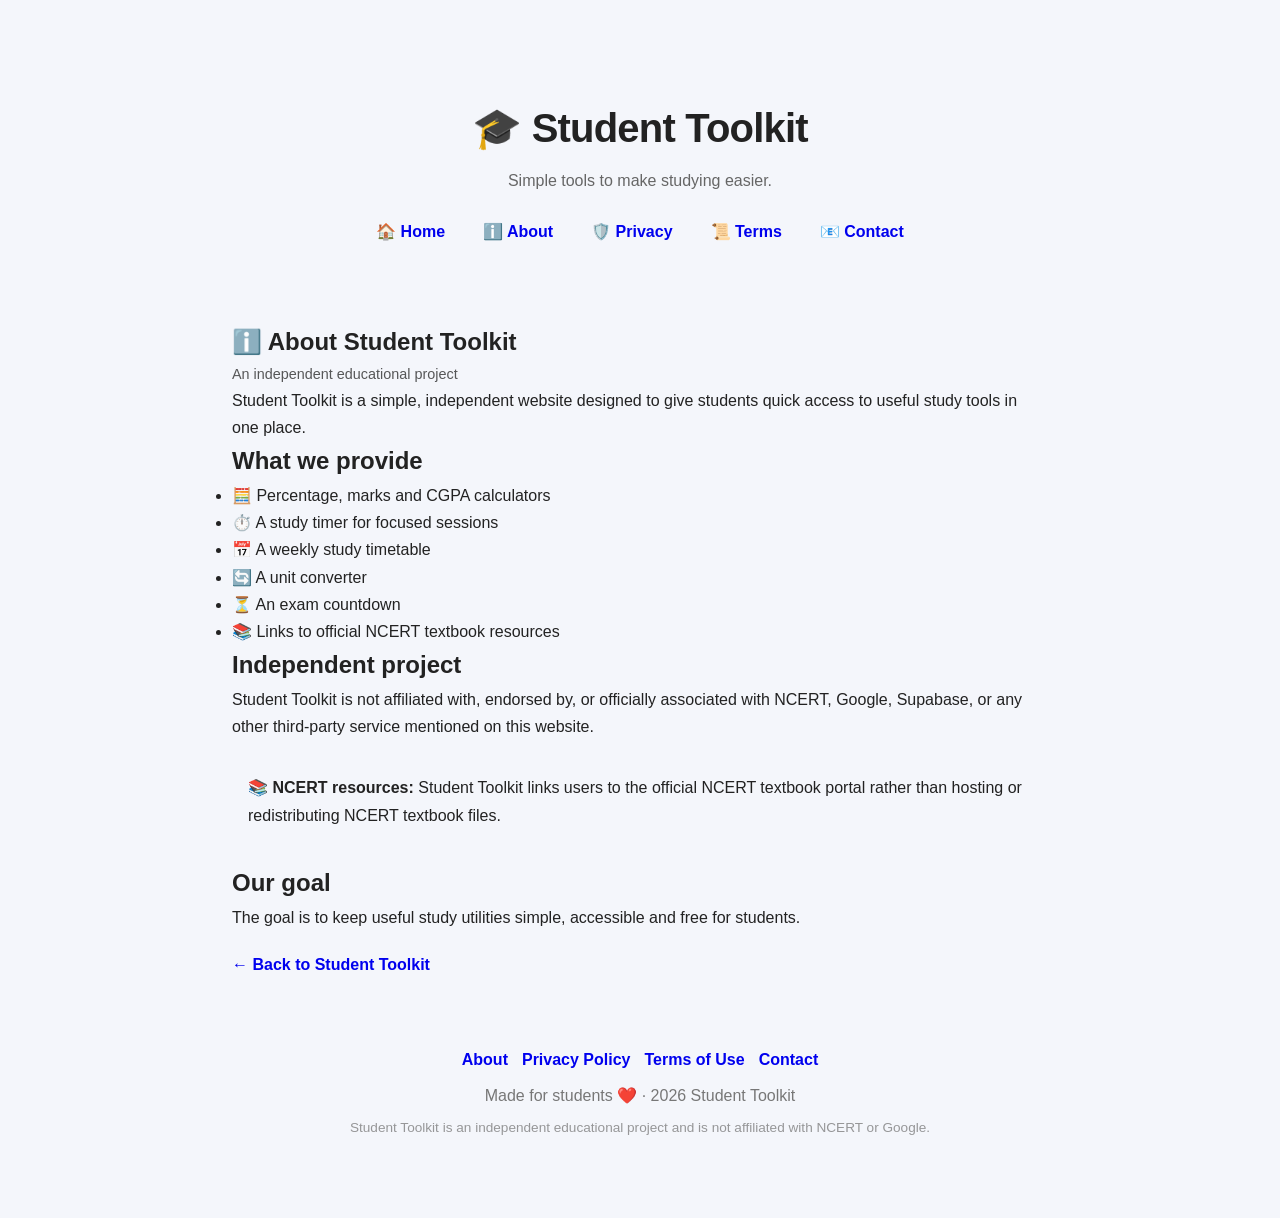
<file: about.html>
<!DOCTYPE html>
<html lang="en">
<head>
    <meta charset="UTF-8">
    <meta name="viewport" content="width=device-width, initial-scale=1.0">
    <meta name="theme-color" content="#f4f6fb">
    <link rel="stylesheet" href="style.css">
    <title>About Student Toolkit</title>
    <meta name="description" content="Learn what Student Toolkit is, what it provides, and how it relates to official educational resources.">
</head>
<body class="info-page">
    <header>
        <h1>🎓 Student Toolkit</h1>
        <p>Simple tools to make studying easier.</p>
        <nav class="site-nav" aria-label="Site navigation">
            <a href="index.html">🏠 Home</a>
            <a href="about.html">ℹ️ About</a>
            <a href="privacy.html">🛡️ Privacy</a>
            <a href="terms.html">📜 Terms</a>
            <a href="contact.html">📧 Contact</a>
        </nav>
    </header>
    <main class="info-main">
        <article class="info-card">
            <h1>ℹ️ About Student Toolkit</h1>
            <p class="info-meta">An independent educational project</p>

            <p>Student Toolkit is a simple, independent website designed to give students quick access to useful study tools in one place.</p>

            <h2>What we provide</h2>
            <ul>
                <li>🧮 Percentage, marks and CGPA calculators</li>
                <li>⏱️ A study timer for focused sessions</li>
                <li>📅 A weekly study timetable</li>
                <li>🔄 A unit converter</li>
                <li>⏳ An exam countdown</li>
                <li>📚 Links to official NCERT textbook resources</li>
            </ul>

            <h2>Independent project</h2>
            <p>Student Toolkit is not affiliated with, endorsed by, or officially associated with NCERT, Google, Supabase, or any other third-party service mentioned on this website.</p>

            <div class="info-callout">
                <strong>📚 NCERT resources:</strong> Student Toolkit links users to the official NCERT textbook portal rather than hosting or redistributing NCERT textbook files.
            </div>

            <h2>Our goal</h2>
            <p>The goal is to keep useful study utilities simple, accessible and free for students.</p>
            <a class="info-back" href="index.html">← Back to Student Toolkit</a>
        </article>
    </main>
    <footer>
        <div class="footer-links" aria-label="Legal and information links">
            <a href="about.html">About</a>
            <a href="privacy.html">Privacy Policy</a>
            <a href="terms.html">Terms of Use</a>
            <a href="contact.html">Contact</a>
        </div>
        <p>Made for students ❤️ · <span id="currentYear">2026</span> Student Toolkit</p>
        <p class="footer-disclaimer">Student Toolkit is an independent educational project and is not affiliated with NCERT or Google.</p>
    </footer>
</body>
</html>
</file>
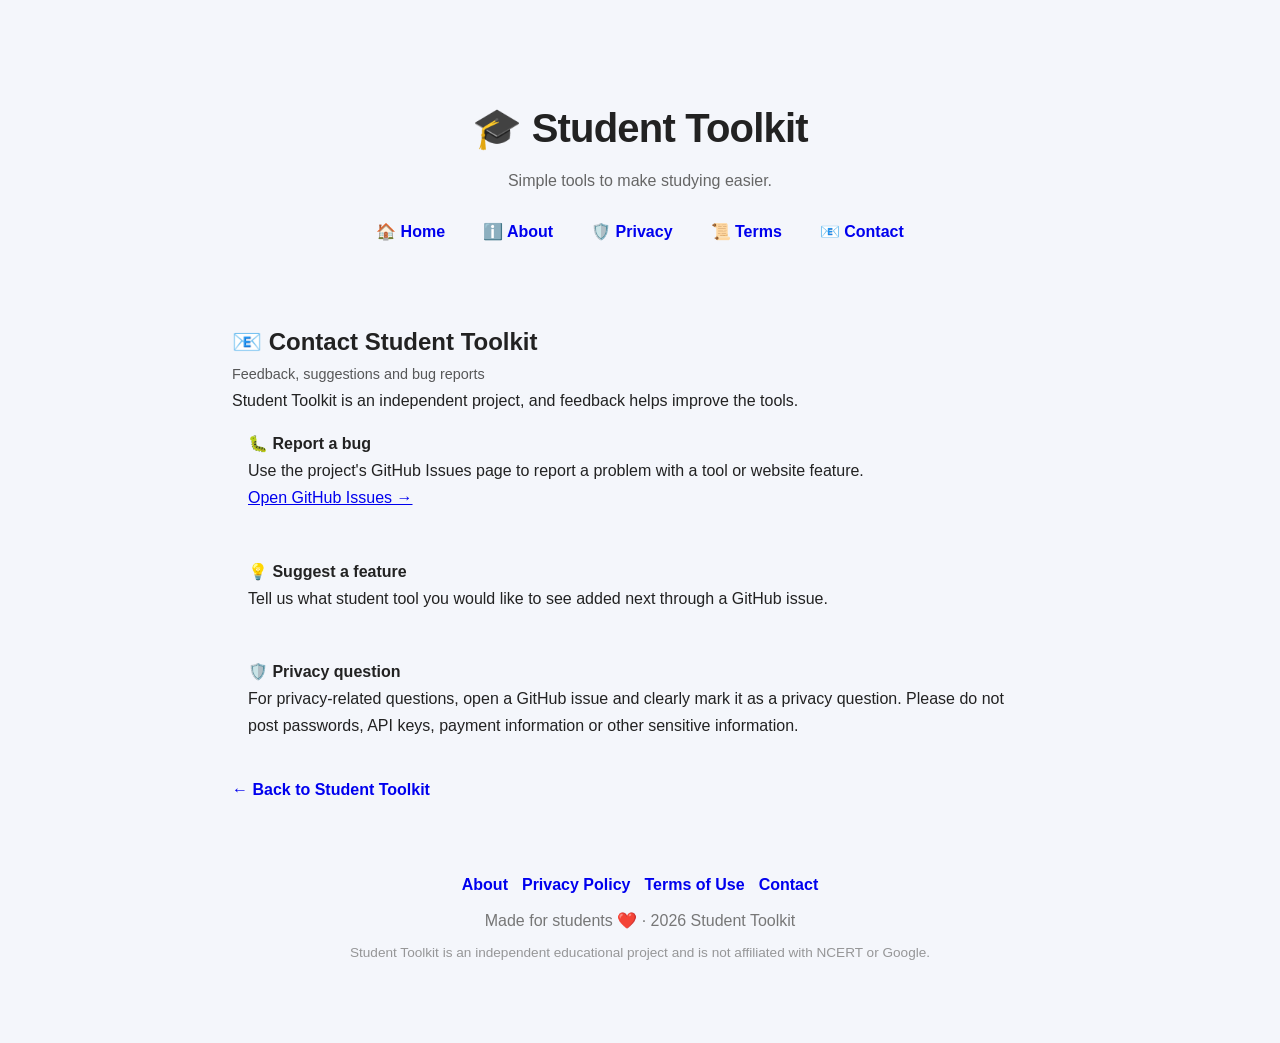
<file: contact.html>
<!DOCTYPE html>
<html lang="en">
<head>
    <meta charset="UTF-8">
    <meta name="viewport" content="width=device-width, initial-scale=1.0">
    <meta name="theme-color" content="#f4f6fb">
    <link rel="stylesheet" href="style.css">
    <title>Contact Student Toolkit</title>
    <meta name="description" content="Contact Student Toolkit for project feedback, bug reports and suggestions.">
</head>
<body class="info-page">
    <header>
        <h1>🎓 Student Toolkit</h1>
        <p>Simple tools to make studying easier.</p>
        <nav class="site-nav" aria-label="Site navigation">
            <a href="index.html">🏠 Home</a>
            <a href="about.html">ℹ️ About</a>
            <a href="privacy.html">🛡️ Privacy</a>
            <a href="terms.html">📜 Terms</a>
            <a href="contact.html">📧 Contact</a>
        </nav>
    </header>
    <main class="info-main">
        <article class="info-card">
            <h1>📧 Contact Student Toolkit</h1>
            <p class="info-meta">Feedback, suggestions and bug reports</p>

            <p>Student Toolkit is an independent project, and feedback helps improve the tools.</p>

            <div class="contact-list">
                <div class="contact-item">
                    <strong>🐛 Report a bug</strong>
                    <p>Use the project's GitHub Issues page to report a problem with a tool or website feature.</p>
                    <p><a href="https://github.com/kanagutneb39-arch/student-toolkit/issues" target="_blank" rel="noopener noreferrer">Open GitHub Issues →</a></p>
                </div>

                <div class="contact-item">
                    <strong>💡 Suggest a feature</strong>
                    <p>Tell us what student tool you would like to see added next through a GitHub issue.</p>
                </div>

                <div class="contact-item">
                    <strong>🛡️ Privacy question</strong>
                    <p>For privacy-related questions, open a GitHub issue and clearly mark it as a privacy question. Please do not post passwords, API keys, payment information or other sensitive information.</p>
                </div>
            </div>
            <a class="info-back" href="index.html">← Back to Student Toolkit</a>
        </article>
    </main>
    <footer>
        <div class="footer-links" aria-label="Legal and information links">
            <a href="about.html">About</a>
            <a href="privacy.html">Privacy Policy</a>
            <a href="terms.html">Terms of Use</a>
            <a href="contact.html">Contact</a>
        </div>
        <p>Made for students ❤️ · <span id="currentYear">2026</span> Student Toolkit</p>
        <p class="footer-disclaimer">Student Toolkit is an independent educational project and is not affiliated with NCERT or Google.</p>
    </footer>
</body>
</html>
</file>
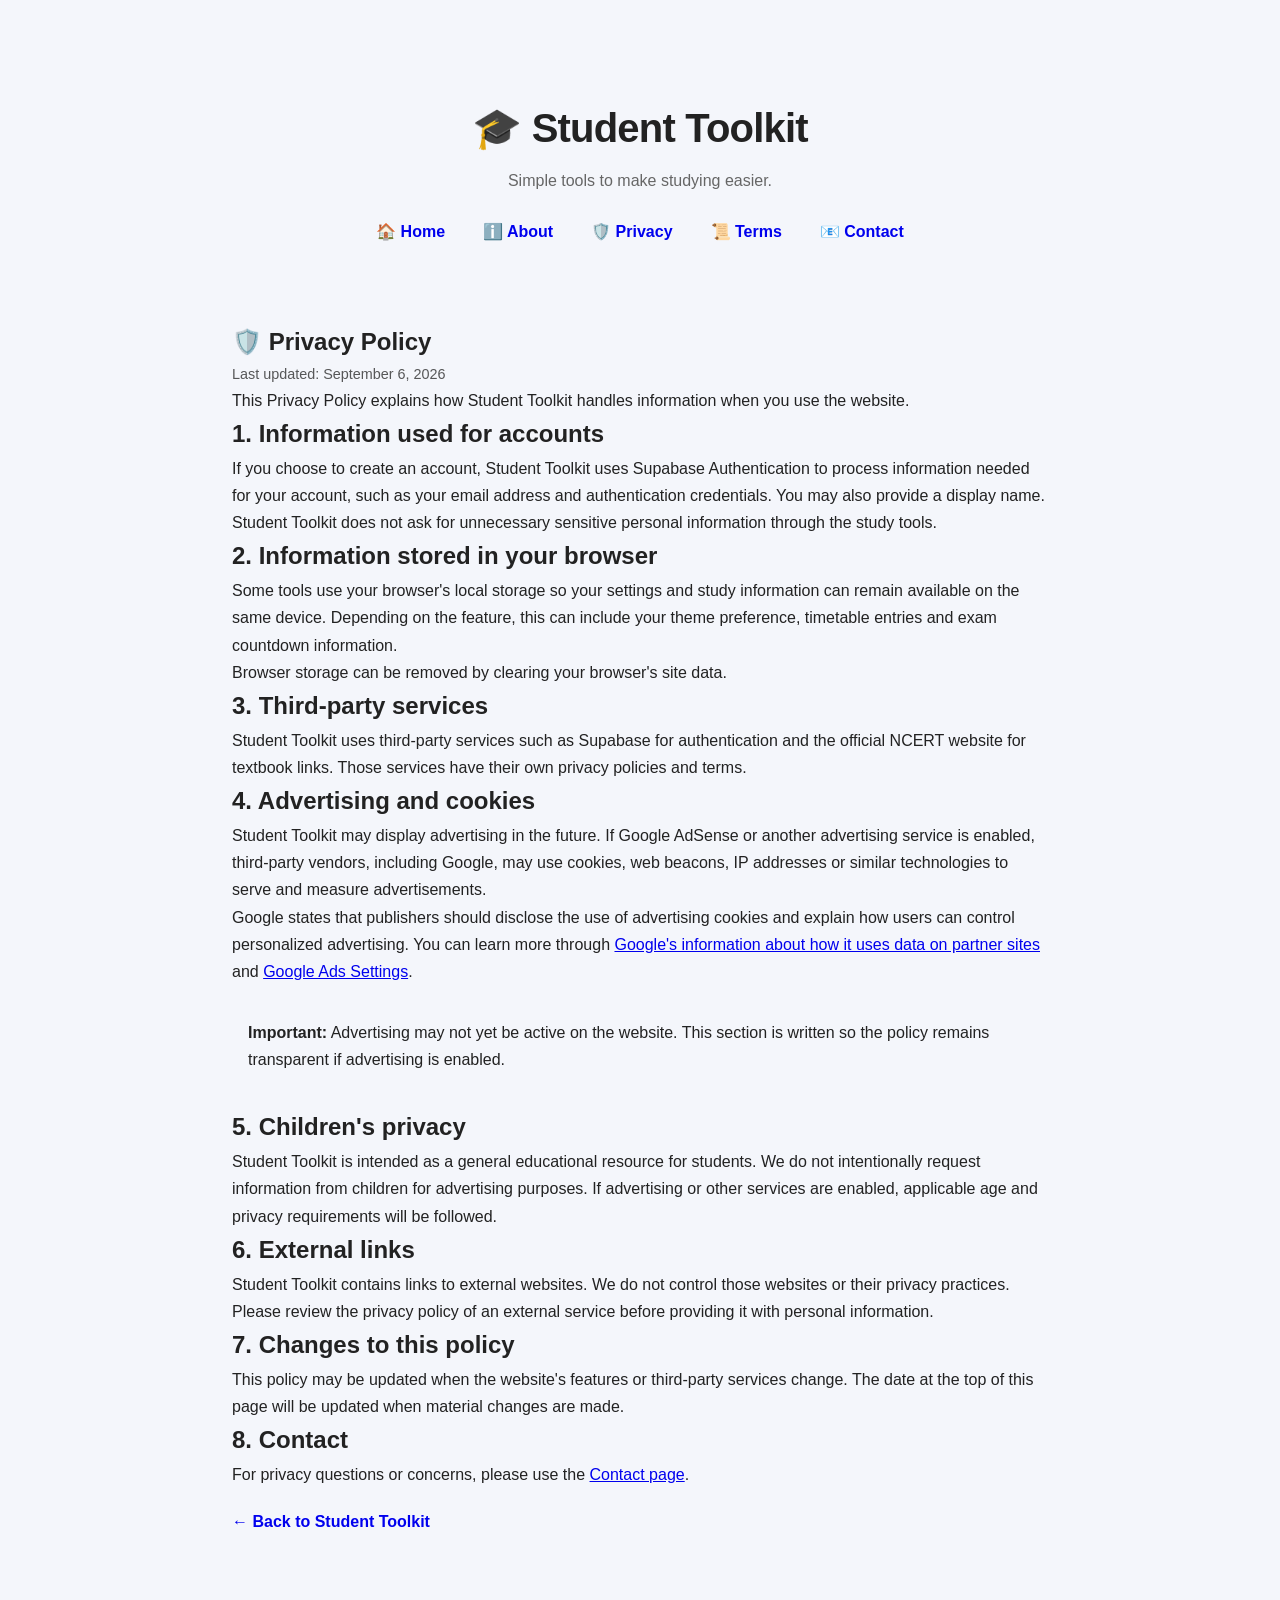
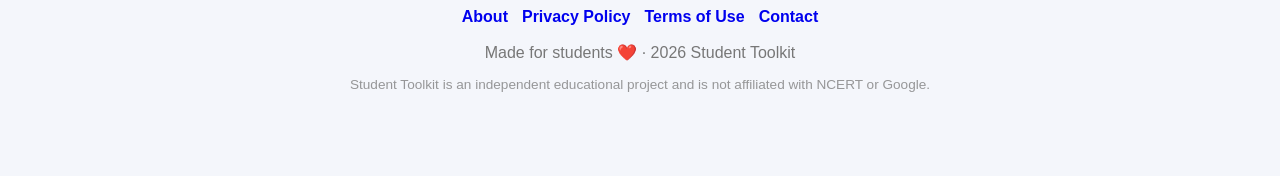
<file: privacy.html>
<!DOCTYPE html>
<html lang="en">
<head>
    <meta charset="UTF-8">
    <meta name="viewport" content="width=device-width, initial-scale=1.0">
    <meta name="theme-color" content="#f4f6fb">
    <link rel="stylesheet" href="style.css">
    <title>Privacy Policy — Student Toolkit</title>
    <meta name="description" content="Student Toolkit privacy policy covering accounts, local browser storage, third-party services, and advertising cookies.">
</head>
<body class="info-page">
    <header>
        <h1>🎓 Student Toolkit</h1>
        <p>Simple tools to make studying easier.</p>
        <nav class="site-nav" aria-label="Site navigation">
            <a href="index.html">🏠 Home</a>
            <a href="about.html">ℹ️ About</a>
            <a href="privacy.html">🛡️ Privacy</a>
            <a href="terms.html">📜 Terms</a>
            <a href="contact.html">📧 Contact</a>
        </nav>
    </header>
    <main class="info-main">
        <article class="info-card">
            <h1>🛡️ Privacy Policy</h1>
            <p class="info-meta">Last updated: September 6, 2026</p>

            <p>This Privacy Policy explains how Student Toolkit handles information when you use the website.</p>

            <h2>1. Information used for accounts</h2>
            <p>If you choose to create an account, Student Toolkit uses Supabase Authentication to process information needed for your account, such as your email address and authentication credentials. You may also provide a display name.</p>
            <p>Student Toolkit does not ask for unnecessary sensitive personal information through the study tools.</p>

            <h2>2. Information stored in your browser</h2>
            <p>Some tools use your browser's local storage so your settings and study information can remain available on the same device. Depending on the feature, this can include your theme preference, timetable entries and exam countdown information.</p>
            <p>Browser storage can be removed by clearing your browser's site data.</p>

            <h2>3. Third-party services</h2>
            <p>Student Toolkit uses third-party services such as Supabase for authentication and the official NCERT website for textbook links. Those services have their own privacy policies and terms.</p>

            <h2>4. Advertising and cookies</h2>
            <p>Student Toolkit may display advertising in the future. If Google AdSense or another advertising service is enabled, third-party vendors, including Google, may use cookies, web beacons, IP addresses or similar technologies to serve and measure advertisements.</p>
            <p>Google states that publishers should disclose the use of advertising cookies and explain how users can control personalized advertising. You can learn more through <a href="https://policies.google.com/technologies/partner-sites" target="_blank" rel="noopener noreferrer">Google's information about how it uses data on partner sites</a> and <a href="https://adssettings.google.com/" target="_blank" rel="noopener noreferrer">Google Ads Settings</a>.</p>

            <div class="info-callout">
                <strong>Important:</strong> Advertising may not yet be active on the website. This section is written so the policy remains transparent if advertising is enabled.
            </div>

            <h2>5. Children's privacy</h2>
            <p>Student Toolkit is intended as a general educational resource for students. We do not intentionally request information from children for advertising purposes. If advertising or other services are enabled, applicable age and privacy requirements will be followed.</p>

            <h2>6. External links</h2>
            <p>Student Toolkit contains links to external websites. We do not control those websites or their privacy practices. Please review the privacy policy of an external service before providing it with personal information.</p>

            <h2>7. Changes to this policy</h2>
            <p>This policy may be updated when the website's features or third-party services change. The date at the top of this page will be updated when material changes are made.</p>

            <h2>8. Contact</h2>
            <p>For privacy questions or concerns, please use the <a href="contact.html">Contact page</a>.</p>
            <a class="info-back" href="index.html">← Back to Student Toolkit</a>
        </article>
    </main>
    <footer>
        <div class="footer-links" aria-label="Legal and information links">
            <a href="about.html">About</a>
            <a href="privacy.html">Privacy Policy</a>
            <a href="terms.html">Terms of Use</a>
            <a href="contact.html">Contact</a>
        </div>
        <p>Made for students ❤️ · <span id="currentYear">2026</span> Student Toolkit</p>
        <p class="footer-disclaimer">Student Toolkit is an independent educational project and is not affiliated with NCERT or Google.</p>
    </footer>
</body>
</html>
</file>
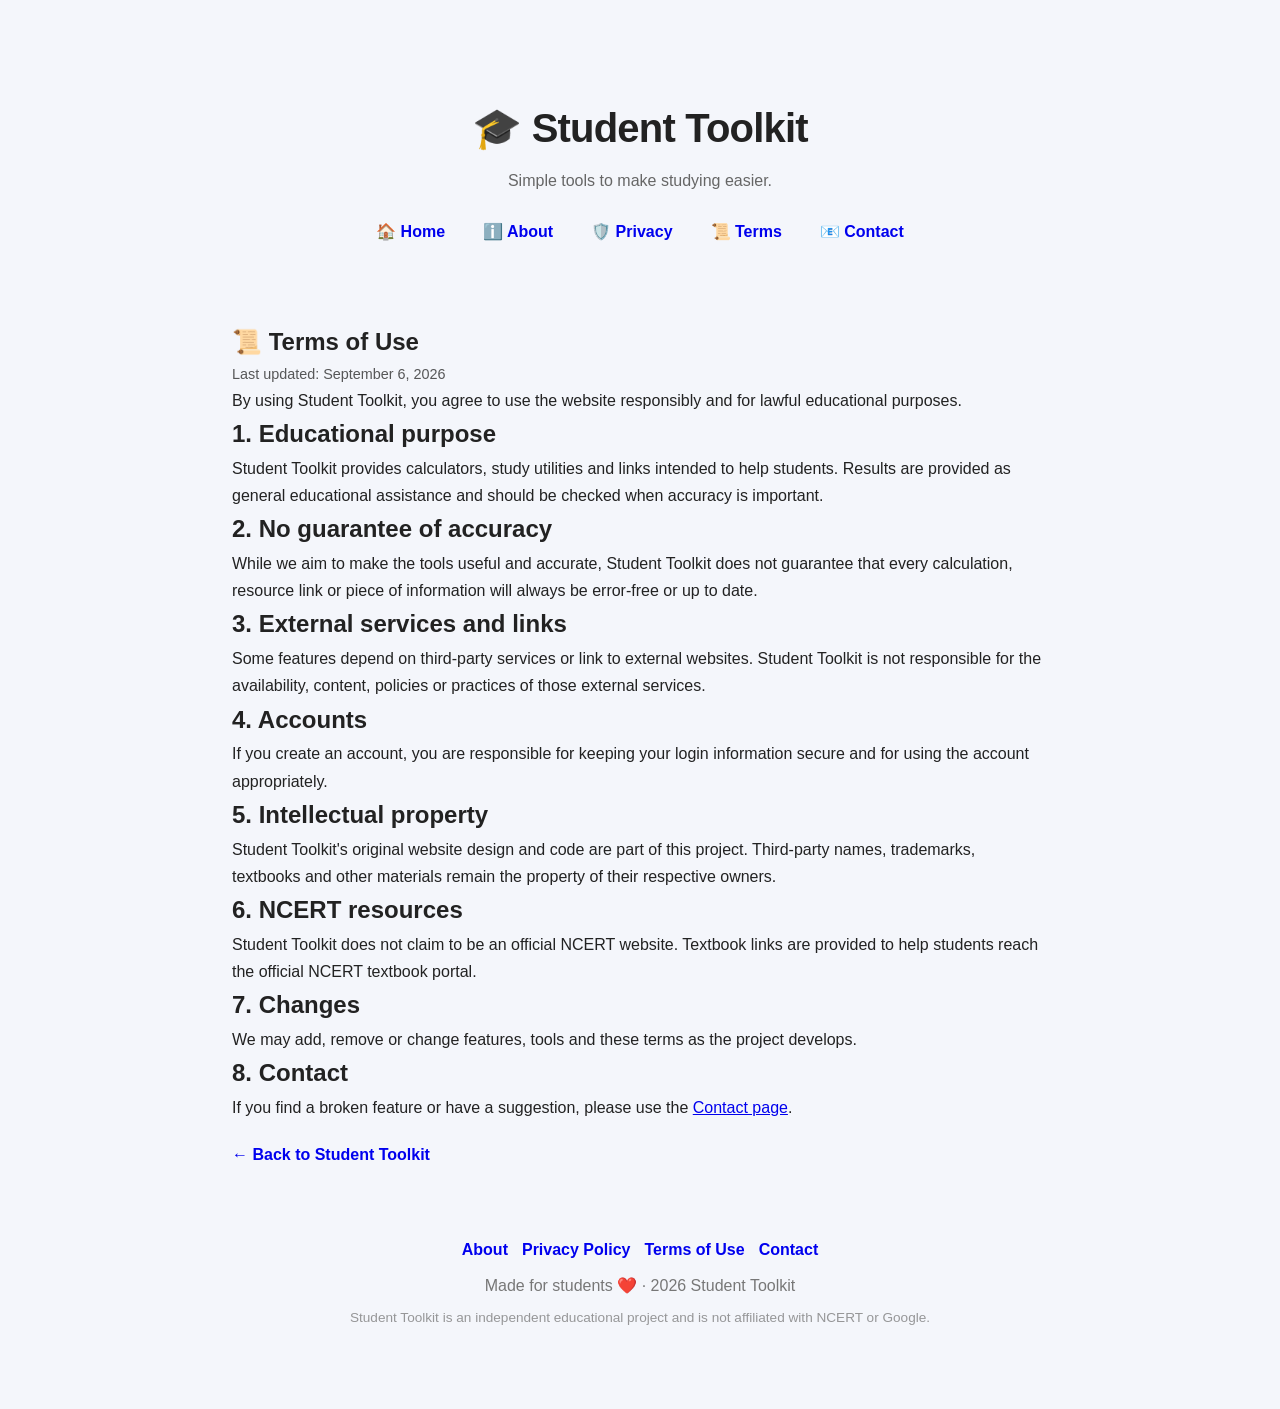
<file: terms.html>
<!DOCTYPE html>
<html lang="en">
<head>
    <meta charset="UTF-8">
    <meta name="viewport" content="width=device-width, initial-scale=1.0">
    <meta name="theme-color" content="#f4f6fb">
    <link rel="stylesheet" href="style.css">
    <title>Terms of Use — Student Toolkit</title>
    <meta name="description" content="Terms of Use for Student Toolkit educational tools and resources.">
</head>
<body class="info-page">
    <header>
        <h1>🎓 Student Toolkit</h1>
        <p>Simple tools to make studying easier.</p>
        <nav class="site-nav" aria-label="Site navigation">
            <a href="index.html">🏠 Home</a>
            <a href="about.html">ℹ️ About</a>
            <a href="privacy.html">🛡️ Privacy</a>
            <a href="terms.html">📜 Terms</a>
            <a href="contact.html">📧 Contact</a>
        </nav>
    </header>
    <main class="info-main">
        <article class="info-card">
            <h1>📜 Terms of Use</h1>
            <p class="info-meta">Last updated: September 6, 2026</p>

            <p>By using Student Toolkit, you agree to use the website responsibly and for lawful educational purposes.</p>

            <h2>1. Educational purpose</h2>
            <p>Student Toolkit provides calculators, study utilities and links intended to help students. Results are provided as general educational assistance and should be checked when accuracy is important.</p>

            <h2>2. No guarantee of accuracy</h2>
            <p>While we aim to make the tools useful and accurate, Student Toolkit does not guarantee that every calculation, resource link or piece of information will always be error-free or up to date.</p>

            <h2>3. External services and links</h2>
            <p>Some features depend on third-party services or link to external websites. Student Toolkit is not responsible for the availability, content, policies or practices of those external services.</p>

            <h2>4. Accounts</h2>
            <p>If you create an account, you are responsible for keeping your login information secure and for using the account appropriately.</p>

            <h2>5. Intellectual property</h2>
            <p>Student Toolkit's original website design and code are part of this project. Third-party names, trademarks, textbooks and other materials remain the property of their respective owners.</p>

            <h2>6. NCERT resources</h2>
            <p>Student Toolkit does not claim to be an official NCERT website. Textbook links are provided to help students reach the official NCERT textbook portal.</p>

            <h2>7. Changes</h2>
            <p>We may add, remove or change features, tools and these terms as the project develops.</p>

            <h2>8. Contact</h2>
            <p>If you find a broken feature or have a suggestion, please use the <a href="contact.html">Contact page</a>.</p>
            <a class="info-back" href="index.html">← Back to Student Toolkit</a>
        </article>
    </main>
    <footer>
        <div class="footer-links" aria-label="Legal and information links">
            <a href="about.html">About</a>
            <a href="privacy.html">Privacy Policy</a>
            <a href="terms.html">Terms of Use</a>
            <a href="contact.html">Contact</a>
        </div>
        <p>Made for students ❤️ · <span id="currentYear">2026</span> Student Toolkit</p>
        <p class="footer-disclaimer">Student Toolkit is an independent educational project and is not affiliated with NCERT or Google.</p>
    </footer>
</body>
</html>
</file>
<file: style.css>
* {
    box-sizing: border-box;
    margin: 0;
    padding: 0;
}


body {
    font-family: Arial, sans-serif;
    background: #f4f6fb;
    color: #222;
}


/* =========================
   HEADER
   ========================= */

header {
    text-align: center;
    padding: 40px 20px 25px;
}


header h1 {
    font-size: 32px;
    margin-bottom: 10px;
}


header p {
    color: #666;
}


/* =========================
   AUTH STATUS
   ========================= */

.auth-status {
    max-width: 500px;
    margin: 20px auto 0;

    padding: 12px 15px;

    background: white;

    border-radius: 12px;

    display: flex;
    align-items: center;
    justify-content: space-between;

    gap: 10px;

    box-shadow:
        0 4px 15px rgba(0, 0, 0, 0.06);
}


#authStatusText {
    font-weight: bold;
    color: #555;
}


.auth-status button {
    border: none;

    padding: 10px 15px;

    border-radius: 9px;

    background: #222;
    color: white;

    cursor: pointer;

    font-size: 14px;
}


.auth-status button:hover {
    opacity: 0.85;
}


/* =========================
   TOOL CARDS
   ========================= */

.tools {
    display: grid;

    grid-template-columns:
        repeat(auto-fit, minmax(230px, 1fr));

    gap: 18px;

    max-width: 1000px;

    margin: auto;

    padding: 20px;
}


.tool-card {
    background: white;

    padding: 25px;

    border-radius: 18px;

    cursor: pointer;

    transition:
        transform 0.2s,
        box-shadow 0.2s;
}


.tool-card:hover {
    transform: translateY(-5px);

    box-shadow:
        0 8px 25px rgba(0, 0, 0, 0.12);
}


.tool-card span {
    font-size: 38px;
}


.tool-card h2 {
    margin: 12px 0 8px;
}


.tool-card p {
    color: #666;
}


/* =========================
   CALCULATOR
   ========================= */

.calculator {
    display: none;

    width: calc(100% - 40px);

    max-width: 500px;

    margin: 30px auto;

    padding: 30px 20px;

    background: white;

    border-radius: 18px;

    text-align: center;

    box-shadow:
        0 8px 25px rgba(0, 0, 0, 0.08);
}


.calculator h2 {
    margin-bottom: 25px;
}


.calculator-description {
    color: #666;
    margin-bottom: 20px;
}


.calculator label {
    display: block;

    margin: 10px;

    color: #555;

    font-weight: bold;
}


.calculator input,
.calculator select {
    width: 100%;

    padding: 14px;

    border: 1px solid #ddd;

    border-radius: 10px;

    font-size: 16px;

    outline: none;

    background: white;
}


.calculator input:focus,
.calculator select:focus {
    border-color: #777;
}


.calculator button {
    margin-top: 20px;

    padding: 13px 25px;

    border: none;

    border-radius: 10px;

    cursor: pointer;

    font-size: 16px;

    background: #222;

    color: white;
}


.calculator button:hover {
    opacity: 0.85;
}


.calculator h3 {
    margin-top: 20px;

    font-size: 20px;
}


/* =========================
   AUTH
   ========================= */

.auth-calculator {
    max-width: 450px;
}


.auth-field {
    display: block;
}


.hidden {
    display: none !important;
}


.auth-message {
    margin-top: 18px;

    min-height: 20px;

    font-weight: bold;

    line-height: 1.5;
}


.auth-switch-button {
    background: #eee !important;

    color: #222 !important;

    width: 100%;
}


.auth-calculator > input {
    margin-bottom: 5px;
}


/* =========================
   BACK BUTTON
   ========================= */

.backButton {
    background: #eee !important;

    color: #222 !important;
}


/* =========================
   MARKS
   ========================= */

.subject-row {
    display: flex;

    gap: 10px;

    margin-bottom: 12px;
}


.subject-row input {
    flex: 1;
}


.subject-row .subject-name {
    min-width: 0;
}


.subject-row .marks {
    max-width: 120px;
}


.remove-subject {
    width: 45px;

    padding: 0 !important;

    margin-top: 0 !important;

    background: #eee !important;

    color: #222 !important;
}


#marksResult {
    margin-top: 25px;

    padding: 18px;

    background: #f4f6fb;

    border-radius: 12px;

    line-height: 1.8;
}


#marksResult h3 {
    margin-bottom: 8px;
}


/* =========================
   CGPA
   ========================= */

.cgpa-row {
    display: flex;

    gap: 10px;

    margin-bottom: 12px;
}


.cgpa-row input {
    flex: 1;
}


.cgpa-row .grade-point {
    max-width: 120px;
}


#cgpaResult {
    margin-top: 25px;

    padding: 18px;

    background: #f4f6fb;

    border-radius: 12px;

    line-height: 1.8;
}


/* =========================
   TIMER
   ========================= */

#timerDisplay {
    font-size: 60px;

    font-weight: bold;

    margin: 30px 0;

    letter-spacing: 2px;
}


.timer-settings {
    display: flex;

    gap: 10px;

    margin-bottom: 20px;
}


.timer-settings input {
    flex: 1;
}


.timer-settings button {
    margin-top: 0;
}


.timer-buttons {
    display: flex;

    justify-content: center;

    gap: 10px;

    flex-wrap: wrap;
}


.timer-buttons button {
    margin-top: 0;
}


#timerMessage {
    margin-top: 20px;

    color: #666;

    font-weight: bold;
}


/* =========================
   TIMETABLE
   ========================= */

.timetable-calculator {
    max-width: 1200px;
}


.timetable-form {
    display: grid;

    grid-template-columns:
        1fr 1fr 1.5fr auto;

    gap: 10px;

    margin-bottom: 30px;
}


.timetable-form button {
    margin-top: 0;
}


.timetable-wrapper {
    width: 100%;

    overflow-x: auto;

    padding-bottom: 10px;
}


.timetable-grid {
    display: grid;

    grid-template-columns:
        repeat(7, minmax(140px, 1fr));

    gap: 10px;

    min-width: 1000px;
}


.day-column {
    min-height: 300px;

    background: #f4f6fb;

    border-radius: 14px;

    overflow: hidden;

    border: 1px solid #e5e5e5;
}


.day-header {
    padding: 14px 8px;

    text-align: center;

    font-weight: bold;

    background: #222;

    color: white;
}


.day-sessions {
    padding: 10px;
}


.session-card {
    background: white;

    border-radius: 10px;

    padding: 12px;

    margin-bottom: 10px;

    box-shadow:
        0 3px 10px rgba(0, 0, 0, 0.08);
}


.session-time {
    font-size: 13px;

    color: #666;

    margin-bottom: 6px;
}


.session-subject {
    font-weight: bold;

    word-break: break-word;
}


.remove-session {
    width: 100%;

    padding: 8px !important;

    margin-top: 10px !important;

    background: #eee !important;

    color: #222 !important;

    font-size: 13px !important;
}


.empty-day {
    text-align: center;

    color: #999;

    font-size: 13px;

    padding: 20px 5px;
}


.clearTimetableButton {
    background: #eee !important;

    color: #222 !important;

    margin-top: 20px !important;
}


/* =========================
   UNIT CONVERTER
   ========================= */

#converterTool {
    max-width: 500px;
}


#converterTool select,
#converterTool input {
    margin-bottom: 12px;
}


.swap-button {
    width: 100%;

    background: #eee !important;

    color: #222 !important;

    margin-top: 5px !important;

    margin-bottom: 12px;
}


#converterResult {
    margin-top: 15px;

    padding: 20px;

    background: #f4f6fb;

    border-radius: 12px;

    font-size: 18px;

    font-weight: bold;

    line-height: 1.6;
}


/* =========================
   FOOTER
   ========================= */

footer {
    text-align: center;

    padding: 30px;

    color: #777;
}


/* =========================
   MOBILE
   ========================= */

@media (max-width: 700px) {

    header {
        padding-top: 30px;
    }


    header h1 {
        font-size: 28px;
    }


    .auth-status {
        flex-direction: column;
    }


    .auth-status button {
        width: 100%;
    }


    .tools {
        grid-template-columns: 1fr;

        padding: 15px;
    }


    .tool-card {
        padding: 22px;
    }


    .calculator {
        width: calc(100% - 30px);

        padding: 25px 18px;
    }


    .subject-row {
        display: grid;

        grid-template-columns:
            1fr 90px 45px;
    }


    .subject-row .marks {
        max-width: none;
    }


    .cgpa-row {
        display: grid;

        grid-template-columns:
            1fr 100px 45px;
    }


    .cgpa-row .grade-point {
        max-width: none;
    }


    #timerDisplay {
        font-size: 48px;
    }


    .timer-buttons {
        flex-direction: column;
    }


    .timer-buttons button {
        width: 100%;
    }


    .timetable-form {
        grid-template-columns: 1fr;
    }


    .timetable-form button {
        width: 100%;
    }


    .timetable-grid {
        min-width: 1050px;
    }
}


/* =========================
   FANCY ALERT MODAL
   ========================= */

.fancy-alert-overlay {
    position: fixed;

    inset: 0;

    z-index: 9999;

    display: flex;

    align-items: center;

    justify-content: center;

    padding: 20px;

    background: rgba(15, 18, 30, 0.62);

    backdrop-filter: blur(10px);

    -webkit-backdrop-filter: blur(10px);

    opacity: 0;

    visibility: hidden;

    pointer-events: none;

    transition:
        opacity 0.25s ease,
        visibility 0.25s ease;
}


.fancy-alert-overlay.show {
    opacity: 1;

    visibility: visible;

    pointer-events: auto;
}


.fancy-alert-card {
    position: relative;

    width: min(430px, 100%);

    padding: 34px 26px 28px;

    text-align: center;

    background: rgba(255, 255, 255, 0.96);

    border: 1px solid rgba(255, 255, 255, 0.8);

    border-radius: 28px;

    box-shadow:
        0 30px 80px rgba(0, 0, 0, 0.25),
        0 8px 30px rgba(0, 0, 0, 0.12);

    transform: translateY(18px) scale(0.94);

    transition:
        transform 0.3s cubic-bezier(.2,.8,.2,1);
}


.fancy-alert-overlay.show .fancy-alert-card {
    transform: translateY(0) scale(1);
}


.fancy-alert-icon {
    width: 76px;

    height: 76px;

    display: flex;

    align-items: center;

    justify-content: center;

    margin: 0 auto 18px;

    font-size: 38px;

    border-radius: 50%;

    background:
        linear-gradient(135deg, #eef2ff, #f5e8ff);

    box-shadow:
        0 10px 30px rgba(80, 70, 160, 0.18);
}


.fancy-alert-card h2 {
    margin: 0 0 10px;

    font-size: 25px;

    font-weight: 800;

    color: #171827;
}


.fancy-alert-card p {
    margin: 0 auto 24px;

    max-width: 340px;

    font-size: 16px;

    line-height: 1.6;

    color: #626477;
}


.fancy-alert-button {
    width: 100% !important;

    margin: 0 !important;

    padding: 14px 20px !important;

    border: 0 !important;

    border-radius: 14px !important;

    background:
        linear-gradient(135deg, #6c63ff, #8b5cf6) !important;

    color: white !important;

    font-size: 16px !important;

    font-weight: 700 !important;

    cursor: pointer;

    box-shadow:
        0 10px 22px rgba(108, 99, 255, 0.28);

    transition:
        transform 0.2s ease,
        box-shadow 0.2s ease;
}


.fancy-alert-button:hover {
    transform: translateY(-2px);

    box-shadow:
        0 14px 28px rgba(108, 99, 255, 0.34);
}


.fancy-alert-close {
    position: absolute;

    top: 12px;

    right: 14px;

    width: 38px !important;

    height: 38px !important;

    margin: 0 !important;

    padding: 0 !important;

    display: flex;

    align-items: center;

    justify-content: center;

    border: 0 !important;

    border-radius: 50% !important;

    background: #f1f2f7 !important;

    color: #666 !important;

    font-size: 26px !important;

    line-height: 1 !important;

    cursor: pointer;
}


.fancy-alert-close:hover {
    background: #e7e8ef !important;

    transform: none !important;
}


body.modal-open {
    overflow: hidden;
}


@media (max-width: 500px) {

    .fancy-alert-card {
        padding: 30px 20px 22px;

        border-radius: 24px;
    }


    .fancy-alert-icon {
        width: 68px;

        height: 68px;

        font-size: 34px;
    }


    .fancy-alert-card h2 {
        font-size: 23px;
    }
}


/* =========================
   DARK MODE
   ========================= */

.theme-toggle {
    margin-top: 14px;

    border: 1px solid #ddd;

    padding: 10px 16px;

    border-radius: 999px;

    background: #fff;

    color: #222;

    cursor: pointer;

    font-size: 14px;

    font-weight: bold;

    transition:
        transform .2s,
        background .2s,
        color .2s,
        border-color .2s;
}


.theme-toggle:hover {
    transform: translateY(-2px);
}


body.dark-mode {
    background: #0f1117 !important;

    color: #f1f3f8 !important;
}


body.dark-mode header p,
body.dark-mode .tool-card p,
body.dark-mode .calculator-description,
body.dark-mode .calculator label,
body.dark-mode #timerMessage,
body.dark-mode .session-time,
body.dark-mode footer,
body.dark-mode #authStatusText {
    color: #aeb5c2 !important;
}


body.dark-mode .auth-status,
body.dark-mode .tool-card,
body.dark-mode .calculator,
body.dark-mode .session-card {
    background: #181b24 !important;

    color: #f1f3f8 !important;

    box-shadow:
        0 8px 25px rgba(0,0,0,.35) !important;
}


body.dark-mode .calculator input,
body.dark-mode .calculator select {
    background: #10131a !important;

    color: #f1f3f8 !important;

    border-color: #343947 !important;
}


body.dark-mode .calculator input::placeholder {
    color: #747d8d !important;
}


body.dark-mode .calculator input:focus,
body.dark-mode .calculator select:focus {
    border-color: #8b5cf6 !important;
}


body.dark-mode .calculator button,
body.dark-mode .auth-status button {
    background: #f1f3f8 !important;

    color: #11131a !important;
}


body.dark-mode .auth-switch-button,
body.dark-mode .backButton,
body.dark-mode .remove-subject,
body.dark-mode .remove-session,
body.dark-mode .clearTimetableButton,
body.dark-mode .swap-button {
    background: #292e3a !important;

    color: #f1f3f8 !important;
}


body.dark-mode #marksResult,
body.dark-mode #cgpaResult,
body.dark-mode #converterResult,
body.dark-mode .day-column {
    background: #11141c !important;

    border-color: #303542 !important;

    color: #f1f3f8 !important;
}


body.dark-mode .day-header {
    background: #292e3a !important;
}


body.dark-mode .empty-day {
    color: #727b8b !important;
}


body.dark-mode .fancy-alert-overlay {
    background: rgba(0,0,0,.72) !important;
}


body.dark-mode .fancy-alert-card {
    background: #181b24 !important;

    color: #f1f3f8 !important;
}


body.dark-mode .fancy-alert-card p {
    color: #aeb5c2 !important;
}


body.dark-mode .fancy-alert-close {
    color: #aeb5c2 !important;
}


body.dark-mode .theme-toggle {
    background: #181b24 !important;

    color: #f1f3f8 !important;

    border-color: #343947 !important;
}


body.dark-mode .theme-toggle:hover {
    background: #222733 !important;
}


/* Smooth theme transition */

body,
.auth-status,
.tool-card,
.calculator,
.session-card,
.calculator input,
.calculator select,
.theme-toggle,
.day-column,
#marksResult,
#cgpaResult,
#converterResult {
    transition:
        background-color .25s ease,
        color .25s ease,
        border-color .25s ease,
        box-shadow .25s ease;
}


/* =========================
   AD SLOTS
   ========================= */

.ad-slot {
    width: min(100% - 40px, 728px);

    min-height: 90px;

    margin: 25px auto;

    padding: 12px;

    display: flex;

    align-items: center;

    justify-content: center;

    border: 1px dashed #cfd3dc;

    border-radius: 12px;

    background: #f8f9fc;

    color: #8a909d;

    font-size: 12px;

    letter-spacing: .3px;

    text-align: center;
}


.ad-slot-home {
    margin-top: 10px;
}


.ad-slot-footer {
    margin-top: 10px;

    margin-bottom: 0;
}


body.dark-mode .ad-slot {
    background: #151821;

    border-color: #343947;

    color: #747d8d;
}


@media (max-width: 700px) {

    .ad-slot {
        width: calc(100% - 30px);

        min-height: 70px;
    }
}

/* =========================
   EXAM COUNTDOWN
   ========================= */

.countdown-calculator {
    max-width: 550px;
}

.countdown-result {
    margin-top: 25px;
    padding: 22px 18px;
    background: #f4f6fb;
    border-radius: 16px;
    min-height: 110px;
    display: flex;
    flex-direction: column;
    align-items: center;
    justify-content: center;
    gap: 6px;
    line-height: 1.5;
}

.countdown-exam-name {
    font-size: 20px;
    font-weight: 800;
}

.countdown-time {
    font-size: 32px;
    font-weight: 800;
}

.countdown-date-text {
    color: #666;
    font-size: 14px;
}

.countdown-clear-button {
    background: #eee !important;
    color: #222 !important;
}

body.dark-mode .countdown-result {
    background: #11141c !important;
    color: #f1f3f8 !important;
}

body.dark-mode .countdown-date-text {
    color: #aeb5c2 !important;
}

body.dark-mode .countdown-clear-button {
    background: #292e3a !important;
    color: #f1f3f8 !important;
}

@media (max-width: 700px) {
    .countdown-time {
        font-size: 26px;
    }
}


/* =========================
   TO-DO LIST
   ========================= */

.todo-calculator {
    max-width: 650px;
}

.todo-list {
    margin-top: 25px;
    display: flex;
    flex-direction: column;
    gap: 12px;
}

.todo-empty {
    padding: 25px;
    text-align: center;
    background: #f4f6fb;
    border-radius: 16px;
    color: #666;
}

.todo-item {
    padding: 16px;
    border-radius: 16px;
    background: #f4f6fb;
    display: flex;
    align-items: center;
    gap: 14px;
    transition: 0.2s;
}

.todo-item.completed {
    opacity: 0.65;
}

.todo-item.completed .todo-task {
    text-decoration: line-through;
}

.todo-check {
    width: 22px;
    height: 22px;
    cursor: pointer;
    flex-shrink: 0;
}

.todo-content {
    flex: 1;
    min-width: 0;
}

.todo-task {
    font-weight: 800;
    font-size: 17px;
    word-break: break-word;
}

.todo-subject {
    margin-top: 4px;
    font-size: 13px;
    color: #666;
}

.todo-due {
    margin-top: 5px;
    font-size: 13px;
    color: #555;
}

.todo-overdue {
    color: #c62828;
    font-weight: 800;
}

.todo-delete {
    border: none !important;
    background: transparent !important;
    color: #c62828 !important;
    padding: 8px !important;
    font-size: 20px;
    cursor: pointer;
}

body.dark-mode .todo-item,
body.dark-mode .todo-empty {
    background: #11141c !important;
    color: #f1f3f8;
}

body.dark-mode .todo-subject,
body.dark-mode .todo-due {
    color: #aeb5c2;
}

@media (max-width: 700px) {
    .todo-item {
        padding: 14px;
    }

    .todo-task {
        font-size: 16px;
    }
}


/* =========================
   NOTES
   ========================= */

.notes-calculator {
    max-width: 700px;
}

.notes-editor,
.notes-search {
    margin-top: 20px;
}

.notes-editor textarea {
    width: 100%;
    min-height: 180px;
    resize: vertical;
    padding: 14px;
    border: 1px solid #ddd;
    border-radius: 14px;
    font-family: inherit;
    font-size: 15px;
    box-sizing: border-box;
}

.notes-search {
    padding-top: 10px;
}

.notes-list {
    margin-top: 25px;
    display: flex;
    flex-direction: column;
    gap: 14px;
}

.notes-empty {
    padding: 25px;
    text-align: center;
    background: #f4f6fb;
    border-radius: 16px;
    color: #666;
}

.note-card {
    background: #f4f6fb;
    border-radius: 16px;
    padding: 18px;
}

.note-card-title {
    font-size: 19px;
    font-weight: 800;
    word-break: break-word;
}

.note-card-subject {
    margin-top: 4px;
    font-size: 13px;
    color: #666;
}

.note-card-content {
    margin-top: 12px;
    white-space: pre-wrap;
    line-height: 1.6;
    word-break: break-word;
}

.note-card-actions {
    display: flex;
    gap: 8px;
    margin-top: 15px;
}

.note-edit-button,
.note-delete-button {
    flex: 1;
}

.note-delete-button {
    background: #eee !important;
    color: #c62828 !important;
}

.notes-cancel-button {
    background: #eee !important;
    color: #222 !important;
}

body.dark-mode .notes-editor textarea {
    background: #11141c !important;
    color: #f1f3f8 !important;
    border-color: #333846;
}

body.dark-mode .note-card,
body.dark-mode .notes-empty {
    background: #11141c !important;
    color: #f1f3f8;
}

body.dark-mode .note-card-subject {
    color: #aeb5c2;
}

body.dark-mode .note-delete-button,
body.dark-mode .notes-cancel-button {
    background: #292e3a !important;
    color: #f1f3f8 !important;
}

@media (max-width: 700px) {
    .note-card-actions {
        flex-direction: column;
    }
}


/* QUIZ STYLES */

.quiz-calculator {
    max-width: 700px;
}

.quiz-progress {
    margin: 18px 0;
    font-weight: 700;
    text-align: center;
    opacity: 0.8;
}

.quiz-question {
    font-size: 1.25rem;
    font-weight: 700;
    margin: 20px 0;
    line-height: 1.5;
}

.quiz-options {
    display: grid;
    gap: 12px;
    margin-bottom: 18px;
}

.quiz-option {
    width: 100%;
    padding: 14px 16px;
    border: 2px solid #ddd;
    border-radius: 12px;
    background: transparent;
    cursor: pointer;
    text-align: left;
    font-size: 1rem;
    transition: 0.2s ease;
}

.quiz-option:hover {
    transform: translateY(-1px);
}

.quiz-option.correct {
    border-color: #22c55e;
}

.quiz-option.wrong {
    border-color: #ef4444;
}

.quiz-option:disabled {
    cursor: default;
    opacity: 0.95;
}

.quiz-feedback {
    min-height: 28px;
    margin: 10px 0 16px;
    font-weight: 700;
    text-align: center;
}

.quiz-result {
    margin: 20px 0;
    font-size: 1.25rem;
    font-weight: 700;
    text-align: center;
}

.dark-mode .quiz-option {
    border-color: #555;
}

.dark-mode .quiz-option.correct {
    border-color: #22c55e;
}

.dark-mode .quiz-option.wrong {
    border-color: #ef4444;
}

@media (max-width: 600px) {
    .quiz-question {
        font-size: 1.1rem;
    }

    .quiz-option {
        padding: 13px;
    }
}


/* NCERT TEXTBOOK STYLES */

.textbooks-calculator {
    max-width: 850px;
}

.textbook-source-note {
    padding: 14px 16px;
    margin: 16px 0 22px;
    border-radius: 12px;
    border: 1px solid rgba(100, 100, 100, 0.25);
    line-height: 1.5;
}

.textbook-grid {
    display: grid;
    grid-template-columns: repeat(2, minmax(0, 1fr));
    gap: 14px;
}

.textbook-card {
    display: flex;
    flex-direction: column;
    gap: 7px;
    padding: 18px;
    border: 1px solid rgba(100, 100, 100, 0.25);
    border-radius: 16px;
    text-decoration: none;
    color: inherit;
    transition: transform 0.2s ease, box-shadow 0.2s ease;
}

.textbook-card:hover {
    transform: translateY(-2px);
}

.textbook-card span {
    font-size: 1.7rem;
}

.textbook-card strong {
    font-size: 1.05rem;
}

.textbook-card small {
    opacity: 0.72;
    line-height: 1.4;
}

.textbook-card b {
    margin-top: 5px;
    font-size: 0.9rem;
}

.official-ncert-button {
    display: block;
    margin: 22px 0 12px;
    padding: 14px 18px;
    border-radius: 12px;
    text-align: center;
    text-decoration: none;
    font-weight: 700;
    border: 1px solid rgba(100, 100, 100, 0.25);
}

@media (max-width: 600px) {
    .textbook-grid {
        grid-template-columns: 1fr;
    }
}


.selected-textbook-class {
    margin: 20px 0 14px;
    padding: 14px 16px;
    border-radius: 12px;
    font-weight: 700;
    border: 1px solid rgba(100, 100, 100, 0.25);
}

#ncertClassSelect {
    width: 100%;
    padding: 13px 14px;
    border-radius: 12px;
    border: 1px solid rgba(100, 100, 100, 0.3);
    font-size: 1rem;
    margin-top: 8px;
    background: inherit;
}


/* PROFESSIONAL AD PLACEHOLDER */

.ad-section {
    width: 100%;
    max-width: 900px;
    margin: 24px auto;
    padding: 0 12px;
    box-sizing: border-box;
}

.ad-label {
    text-align: center;
    font-size: 0.7rem;
    font-weight: 700;
    letter-spacing: 1.5px;
    opacity: 0.55;
    margin-bottom: 7px;
}

.ad-box {
    min-height: 100px;
    width: 100%;
    box-sizing: border-box;
    border: 1px dashed rgba(120, 120, 120, 0.45);
    border-radius: 14px;
    display: flex;
    flex-direction: column;
    align-items: center;
    justify-content: center;
    gap: 6px;
    text-align: center;
    background: rgba(120, 120, 120, 0.04);
}

.ad-icon {
    font-size: 1.4rem;
}

.ad-box strong {
    font-size: 0.9rem;
}

.ad-box small {
    font-size: 0.75rem;
    opacity: 0.6;
}

.dark-mode .ad-box {
    border-color: rgba(180, 180, 180, 0.3);
    background: rgba(255, 255, 255, 0.03);
}

@media (max-width: 600px) {
    .ad-section {
        margin: 18px auto;
        padding: 0 8px;
    }

    .ad-box {
        min-height: 90px;
    }
}

/* =========================
   SITE NAVIGATION
   ========================= */

.site-nav {
    display: flex;
    flex-wrap: wrap;
    justify-content: center;
    gap: 10px;
    margin: 18px auto;
}

.site-nav a,
.footer-links a {
    text-decoration: none;
    font-weight: 600;
}

.site-nav a {
    padding: 8px 14px;
    border-radius: 10px;
    transition: 0.2s ease;
}

.site-nav a:hover {
    transform: translateY(-1px);
}

/* =========================
   FOOTER LINKS
   ========================= */

.footer-links {
    display: flex;
    flex-wrap: wrap;
    justify-content: center;
    gap: 14px;
    margin-bottom: 12px;
}

.footer-disclaimer {
    font-size: 0.85rem;
    opacity: 0.75;
    max-width: 700px;
    margin: 10px auto 0;
    line-height: 1.5;
}

/* =========================
   INFO / LEGAL PAGES
   ========================= */

.info-page {
    max-width: 900px;
    margin: 30px auto;
    padding: 20px;
}

.info-main {
    line-height: 1.7;
}

.info-card {
    padding: 22px;
    margin-bottom: 18px;
    border-radius: 16px;
}

.info-meta {
    opacity: 0.75;
    font-size: 0.9rem;
}

.info-callout {
    padding: 16px;
    border-radius: 12px;
    margin: 18px 0;
}

.info-back {
    display: inline-block;
    margin-top: 20px;
    text-decoration: none;
    font-weight: 600;
}

.contact-list {
    display: grid;
    gap: 14px;
}

.contact-item {
    padding: 16px;
    border-radius: 12px;
}

/* =========================
   MOBILE
   ========================= */

@media (max-width: 600px) {
    .site-nav {
        gap: 6px;
    }

    .site-nav a {
        padding: 7px 10px;
        font-size: 0.9rem;
    }

    .footer-links {
        gap: 10px;
        font-size: 0.9rem;
    }

    .info-page {
        padding: 12px;
    }
}



/* =========================
   PROGRESS / STATISTICS
   ========================= */

.progress-calculator {
    max-width: 900px;
}

.progress-grid {
    display: grid;
    grid-template-columns: repeat(4, 1fr);
    gap: 16px;
    margin: 24px 0;
}

.progress-stat {
    padding: 20px 14px;
    border-radius: 16px;
    text-align: center;
    background: var(--card-bg, #ffffff);
    border: 1px solid var(--border-color, #e5e7eb);
    box-shadow: 0 6px 18px rgba(0, 0, 0, 0.06);
}

.progress-stat span {
    display: block;
    font-size: 28px;
    margin-bottom: 8px;
}

.progress-stat strong {
    display: block;
    font-size: 30px;
    line-height: 1.1;
    margin-bottom: 6px;
}

.progress-stat small {
    display: block;
    font-size: 14px;
    opacity: 0.75;
}

.progress-summary {
    margin-top: 20px;
    padding: 20px;
    border-radius: 16px;
    background: var(--card-bg, #ffffff);
    border: 1px solid var(--border-color, #e5e7eb);
}

.progress-summary h3 {
    margin-top: 0;
    margin-bottom: 16px;
}

.progress-summary p {
    display: flex;
    justify-content: space-between;
    gap: 20px;
    margin: 10px 0;
    padding: 10px 0;
    border-bottom: 1px solid var(--border-color, #e5e7eb);
}

.progress-summary p:last-child {
    border-bottom: none;
    margin-bottom: 0;
}

.progress-summary strong {
    font-weight: 700;
}

/* Mobile */
@media (max-width: 700px) {
    .progress-grid {
        grid-template-columns: repeat(2, 1fr);
        gap: 12px;
    }

    .progress-stat {
        padding: 16px 10px;
    }

    .progress-stat strong {
        font-size: 26px;
    }

    .progress-summary {
        padding: 16px;
    }
}

/* =========================
   DARK MODE GLOBAL FIX
   ========================= */

body.dark-mode .progress-stat,
body.dark-mode .progress-summary {
    background: #11141c !important;
    color: #f1f3f8 !important;
    border-color: #303542 !important;
    box-shadow: 0 8px 25px rgba(0, 0, 0, .25) !important;
}

body.dark-mode .progress-stat small {
    color: #aeb5c2 !important;
}

body.dark-mode .progress-summary h3,
body.dark-mode .progress-summary p {
    color: #f1f3f8 !important;
}

body.dark-mode .progress-summary p {
    border-color: #303542 !important;
}

/* Common text elements that can inherit old light-mode colors */
body.dark-mode .calculator h2,
body.dark-mode .calculator h3,
body.dark-mode .calculator strong,
body.dark-mode .calculator span {
    color: inherit;
}

/* Keep status/result areas readable */
body.dark-mode .result,
body.dark-mode .result-box,
body.dark-mode .calculator-result {
    background: #11141c !important;
    color: #f1f3f8 !important;
    border-color: #303542 !important;
}

/* Links inside dark tools */
body.dark-mode .calculator a {
    color: #a78bfa !important;
}



/* =========================
   GLOBAL SEARCH
   ========================= */

.global-search-container {
    width: min(900px, calc(100% - 32px));
    margin: 20px auto 28px;
    position: relative;
    z-index: 50;
}

.global-search-box {
    display: flex;
    align-items: center;
    gap: 10px;
    padding: 12px 16px;
    border: 1px solid var(--border-color, #e5e7eb);
    border-radius: 16px;
    background: var(--card-bg, #ffffff);
    box-shadow: 0 6px 18px rgba(0, 0, 0, 0.06);
}

.global-search-icon {
    font-size: 20px;
    flex-shrink: 0;
}

.global-search-box input {
    width: 100%;
    border: none;
    outline: none;
    background: transparent;
    color: inherit;
    font-size: 16px;
    font-family: inherit;
}

.global-search-box input::placeholder {
    opacity: 0.6;
}

.global-search-results {
    display: none;
    position: absolute;
    top: calc(100% + 8px);
    left: 0;
    right: 0;
    padding: 8px;
    border: 1px solid var(--border-color, #e5e7eb);
    border-radius: 16px;
    background: var(--card-bg, #ffffff);
    box-shadow: 0 12px 30px rgba(0, 0, 0, 0.12);
    max-height: 360px;
    overflow-y: auto;
}

.global-search-results.show {
    display: block;
}

.global-search-result {
    width: 100%;
    display: flex;
    align-items: center;
    gap: 12px;
    padding: 12px;
    border: none;
    border-radius: 12px;
    background: transparent;
    color: inherit;
    text-align: left;
    cursor: pointer;
    font-family: inherit;
}

.global-search-result:hover {
    background: rgba(127, 127, 127, 0.12);
}

.global-search-result-icon {
    font-size: 24px;
    width: 34px;
    text-align: center;
}

.global-search-result strong,
.global-search-result small {
    display: block;
}

.global-search-result small {
    margin-top: 3px;
    opacity: 0.6;
}

.global-search-empty {
    padding: 16px;
    text-align: center;
    opacity: 0.7;
}

/* Dark mode */
body.dark-mode .global-search-box,
body.dark-mode .global-search-results {
    background: #11141c !important;
    color: #f1f3f8 !important;
    border-color: #303542 !important;
}

body.dark-mode .global-search-box input {
    color: #f1f3f8 !important;
}

body.dark-mode .global-search-result:hover {
    background: #1b1f2a;
}

@media (max-width: 700px) {
    .global-search-container {
        width: calc(100% - 24px);
        margin: 14px auto 22px;
    }

    .global-search-box {
        padding: 11px 14px;
    }

    .global-search-box input {
        font-size: 15px;
    }
}


/* =========================
   TIMETABLE MOBILE FIX
   ========================= */

.timetable-calculator {
    box-sizing: border-box;
    width: 100%;
}

.timetable-wrapper {
    max-width: 100%;
    box-sizing: border-box;
    overflow-x: auto;
}

@media (max-width: 700px) {
    .timetable-calculator {
        width: calc(100% - 20px);
        max-width: none;
        margin-left: auto;
        margin-right: auto;
        box-sizing: border-box;
    }

    .timetable-form {
        grid-template-columns: 1fr;
        width: 100%;
        box-sizing: border-box;
    }

    .timetable-form select,
    .timetable-form input,
    .timetable-form button {
        width: 100%;
        max-width: 100%;
        box-sizing: border-box;
    }

    .timetable-wrapper {
        width: 100%;
        max-width: 100%;
        overflow-x: auto;
        -webkit-overflow-scrolling: touch;
    }

    .timetable-grid {
        min-width: 1000px;
    }

    .timetable-calculator .backButton,
    .timetable-calculator .clearTimetableButton {
        width: 100%;
        box-sizing: border-box;
    }
}


/* =========================
   FINAL MOBILE GRID OVERFLOW FIX
   ========================= */

.tools > .calculator {
    min-width: 0;
    max-width: 100%;
    box-sizing: border-box;
}

.timetable-calculator {
    min-width: 0;
    width: 100%;
    max-width: 1200px;
    box-sizing: border-box;
}

.timetable-wrapper {
    width: 100%;
    max-width: 100%;
    min-width: 0;
    overflow-x: auto;
    box-sizing: border-box;
    -webkit-overflow-scrolling: touch;
}

@media (max-width: 700px) {
    .tools > .calculator {
        min-width: 0;
        width: 100%;
        max-width: 100%;
    }

    .timetable-calculator {
        width: 100%;
        max-width: 100%;
        min-width: 0;
        margin-left: 0;
        margin-right: 0;
    }

    .timetable-form {
        grid-template-columns: 1fr;
        width: 100%;
        min-width: 0;
    }

    .timetable-form select,
    .timetable-form input,
    .timetable-form button {
        width: 100%;
        max-width: 100%;
        min-width: 0;
        box-sizing: border-box;
    }
}

/* =========================================
   STUDENT TOOLKIT — UI POLISH V1
   ========================================= */

:root {
    --ui-radius: 20px;
    --ui-radius-small: 14px;
    --ui-shadow:
        0 10px 30px rgba(0, 0, 0, 0.07);
    --ui-shadow-hover:
        0 18px 45px rgba(0, 0, 0, 0.12);
}

/* ---------- PAGE ---------- */

html {
    scroll-behavior: smooth;
}

body {
    min-height: 100vh;
    line-height: 1.5;
    -webkit-font-smoothing: antialiased;
}

/* ---------- HEADER ---------- */

header {
    padding: 48px 20px 30px;
}

header h1 {
    font-size: clamp(28px, 5vw, 40px);
    font-weight: 800;
    letter-spacing: -0.8px;
}

header p {
    font-size: 16px;
    line-height: 1.6;
}

/* ---------- AUTH STATUS ---------- */

.auth-status {
    border: 1px solid rgba(0, 0, 0, 0.05);
    box-shadow: var(--ui-shadow);
    transition:
        transform 0.2s ease,
        box-shadow 0.2s ease;
}

.auth-status:hover {
    transform: translateY(-2px);
    box-shadow: var(--ui-shadow-hover);
}

/* ---------- TOOLS GRID ---------- */

.tools {
    min-width: 0;
    width: 100%;
}

/* ---------- TOOL CARDS ---------- */

.tool-card {
    position: relative;
    overflow: hidden;
    border: 1px solid rgba(0, 0, 0, 0.045);
    border-radius: var(--ui-radius);
    box-shadow: var(--ui-shadow);

    transition:
        transform 0.22s ease,
        box-shadow 0.22s ease,
        border-color 0.22s ease;
}

.tool-card::after {
    content: "";
    position: absolute;
    inset: 0;
    pointer-events: none;
    border-radius: inherit;
    background: linear-gradient(
        135deg,
        rgba(255, 255, 255, 0.22),
        transparent 45%
    );
    opacity: 0;
    transition: opacity 0.22s ease;
}

.tool-card:hover {
    transform: translateY(-6px);
    box-shadow: var(--ui-shadow-hover);
    border-color: rgba(0, 0, 0, 0.08);
}

.tool-card:hover::after {
    opacity: 1;
}

.tool-card:active {
    transform: translateY(-2px) scale(0.99);
}

.tool-card span {
    display: inline-flex;
    align-items: center;
    justify-content: center;
    width: 58px;
    height: 58px;
    margin-bottom: 4px;
    border-radius: 17px;
    background: #f4f6fb;
    font-size: 32px;
}

.tool-card h2 {
    font-size: 20px;
    font-weight: 750;
    letter-spacing: -0.25px;
}

.tool-card p {
    font-size: 14px;
    line-height: 1.6;
}

/* ---------- CALCULATORS ---------- */

.calculator {
    min-width: 0;
    border: 1px solid rgba(0, 0, 0, 0.05);
    border-radius: 22px;
    box-shadow:
        0 12px 35px rgba(0, 0, 0, 0.09);
}

.calculator h2 {
    font-size: clamp(23px, 4vw, 29px);
    font-weight: 800;
    letter-spacing: -0.5px;
}

.calculator-description {
    font-size: 15px;
    line-height: 1.65;
}

/* ---------- INPUTS ---------- */

.calculator input,
.calculator select {
    min-height: 48px;
    border: 1px solid #dedfe5;
    border-radius: var(--ui-radius-small);
    transition:
        border-color 0.2s ease,
        box-shadow 0.2s ease,
        transform 0.2s ease;
}

.calculator input:hover,
.calculator select:hover {
    border-color: #c5c7d0;
}

.calculator input:focus,
.calculator select:focus {
    border-color: #777;
    box-shadow: 0 0 0 4px rgba(100, 100, 120, 0.09);
    transform: translateY(-1px);
}

/* ---------- BUTTONS ---------- */

.calculator button,
.auth-status button {
    min-height: 46px;
    border-radius: var(--ui-radius-small);
    font-weight: 700;
    transition:
        transform 0.18s ease,
        box-shadow 0.18s ease,
        opacity 0.18s ease;
}

.calculator button:hover,
.auth-status button:hover {
    opacity: 1;
    transform: translateY(-2px);
    box-shadow:
        0 8px 20px rgba(0, 0, 0, 0.12);
}

.calculator button:active,
.auth-status button:active {
    transform: translateY(0) scale(0.98);
}

/* ---------- BACK BUTTON ---------- */

.backButton {
    border: 1px solid #dedfe5 !important;
}

/* ---------- RESULTS ---------- */

#marksResult,
#cgpaResult,
#converterResult {
    border: 1px solid rgba(0, 0, 0, 0.04);
    box-shadow:
        inset 0 1px 0 rgba(255, 255, 255, 0.6);
}

/* ---------- TIMER ---------- */

#timerDisplay {
    font-variant-numeric: tabular-nums;
    letter-spacing: 3px;
}

/* ---------- GLOBAL SEARCH ---------- */

.global-search-container {
    width: min(700px, calc(100% - 30px));
    margin: 0 auto 10px;
    position: relative;
    z-index: 50;
}

.global-search-box {
    display: flex;
    align-items: center;
    gap: 10px;
    padding: 6px 14px;

    background: white;
    border: 1px solid #dedfe5;
    border-radius: 17px;

    box-shadow:
        0 8px 25px rgba(0, 0, 0, 0.07);

    transition:
        border-color 0.2s ease,
        box-shadow 0.2s ease,
        transform 0.2s ease;
}

.global-search-box:focus-within {
    border-color: #888;
    box-shadow:
        0 12px 32px rgba(0, 0, 0, 0.11),
        0 0 0 4px rgba(100, 100, 120, 0.07);
    transform: translateY(-1px);
}

.global-search-icon {
    flex-shrink: 0;
    font-size: 20px;
}

.global-search-box input {
    width: 100%;
    min-width: 0;
    padding: 12px 4px;
    border: none;
    outline: none;
    background: transparent;
    font-size: 16px;
    color: #222;
}

.global-search-box input:focus {
    box-shadow: none;
    transform: none;
}

.global-search-results {
    margin-top: 8px;
    overflow: hidden;

    background: white;
    border: 1px solid #e3e4e9;
    border-radius: 17px;

    box-shadow:
        0 18px 45px rgba(0, 0, 0, 0.14);

    opacity: 0;
    transform: translateY(-5px);
    pointer-events: none;

    transition:
        opacity 0.18s ease,
        transform 0.18s ease;
}

.global-search-results.show {
    opacity: 1;
    transform: translateY(0);
    pointer-events: auto;
}

.global-search-result {
    width: 100%;
    display: flex;
    align-items: center;
    gap: 13px;

    padding: 13px 15px;
    margin: 0 !important;

    border: none;
    border-bottom: 1px solid #eee;
    border-radius: 0 !important;

    background: white;
    color: #222;

    text-align: left;
}

.global-search-result:last-child {
    border-bottom: none;
}

.global-search-result:hover {
    background: #f6f7fa;
    transform: none !important;
    box-shadow: none !important;
}

.global-search-result-icon {
    flex-shrink: 0;
    width: 42px;
    height: 42px;
    display: flex;
    align-items: center;
    justify-content: center;

    border-radius: 12px;
    background: #f1f3f8;
    font-size: 22px;
}

.global-search-result strong {
    display: block;
    font-size: 15px;
}

.global-search-result small {
    display: block;
    margin-top: 2px;
    color: #777;
    font-size: 12px;
}

.global-search-empty {
    padding: 18px;
    text-align: center;
    color: #777;
    font-size: 14px;
}

/* ---------- MOBILE ---------- */

@media (max-width: 700px) {

    header {
        padding: 32px 15px 22px;
    }

    header h1 {
        letter-spacing: -0.5px;
    }

    .tools {
        width: 100%;
        min-width: 0;
        padding: 14px;
        gap: 14px;
    }

    .tool-card {
        padding: 21px;
        border-radius: 18px;
    }

    .tool-card:hover {
        transform: none;
        box-shadow: var(--ui-shadow);
    }

    .tool-card:active {
        transform: scale(0.985);
    }

    .calculator {
        width: 100%;
        max-width: 100%;
        margin: 18px auto;
        padding: 24px 17px;
        border-radius: 20px;
    }

    .global-search-container {
        width: calc(100% - 28px);
        margin-bottom: 8px;
    }

    .global-search-box {
        border-radius: 15px;
    }

    .global-search-results {
        border-radius: 15px;
    }
}

/* ---------- REDUCED MOTION ---------- */

@media (prefers-reduced-motion: reduce) {
    *,
    *::before,
    *::after {
        scroll-behavior: auto !important;
        transition-duration: 0.01ms !important;
        animation-duration: 0.01ms !important;
    }
}


/* =========================================
   STUDENT TOOLKIT — UI POLISH V2
   ========================================= */

:root {
    --ui-accent: #6366f1;
    --ui-accent-soft: rgba(99, 102, 241, 0.10);
    --ui-border: rgba(0, 0, 0, 0.07);
}

/* ---------- BETTER CARDS ---------- */

.tool-card {
    border-color: var(--ui-border);
    background: linear-gradient(145deg, #ffffff, #f9faff);
}

.tool-card:hover {
    border-color: rgba(99, 102, 241, 0.22);
}

.tool-card span {
    transition: transform 0.25s ease, background 0.25s ease;
}

.tool-card:hover span {
    transform: scale(1.08) rotate(-2deg);
    background: var(--ui-accent-soft);
}

/* ---------- CALCULATORS ---------- */

.calculator {
    animation: toolFadeIn 0.25s ease;
}

@keyframes toolFadeIn {
    from {
        opacity: 0;
        transform: translateY(8px);
    }
    to {
        opacity: 1;
        transform: translateY(0);
    }
}

/* ---------- INPUT FOCUS ---------- */

.calculator input:focus,
.calculator select:focus {
    border-color: var(--ui-accent);
    box-shadow: 0 0 0 4px var(--ui-accent-soft);
}

/* ---------- BUTTON POLISH ---------- */

.calculator button:not(.backButton) {
    background: linear-gradient(135deg, #6366f1, #7c3aed);
    color: white;
    border: none;
}

.calculator button:not(.backButton):hover {
    filter: brightness(1.05);
}

/* ---------- SEARCH ---------- */

.global-search-box {
    border-color: var(--ui-border);
}

.global-search-box:focus-within {
    border-color: var(--ui-accent);
    box-shadow:
        0 12px 32px rgba(0, 0, 0, 0.11),
        0 0 0 4px var(--ui-accent-soft);
}

.global-search-result:hover {
    background: var(--ui-accent-soft);
}

.global-search-result-icon {
    transition: transform 0.2s ease;
}

.global-search-result:hover .global-search-result-icon {
    transform: scale(1.08);
}

/* ---------- PROGRESS ---------- */

.progress-stat {
    transition:
        transform 0.2s ease,
        box-shadow 0.2s ease;
}

.progress-stat:hover {
    transform: translateY(-3px);
    box-shadow: 0 12px 28px rgba(0, 0, 0, 0.09);
}

/* ---------- MOBILE ---------- */

@media (max-width: 700px) {
    .tool-card:hover span {
        transform: none;
    }

    .calculator {
        animation: none;
    }
}

/* ---------- DARK MODE ---------- */

body.dark-mode .tool-card {
    background: linear-gradient(145deg, #1f2937, #18202c);
    border-color: rgba(255, 255, 255, 0.08);
}

body.dark-mode .tool-card span {
    background: rgba(255, 255, 255, 0.06);
}

body.dark-mode .tool-card:hover {
    border-color: rgba(129, 140, 248, 0.35);
}

body.dark-mode .global-search-box,
body.dark-mode .global-search-results,
body.dark-mode .global-search-result {
    background: #1f2937;
    color: #f5f5f5;
}

body.dark-mode .global-search-box {
    border-color: rgba(255, 255, 255, 0.10);
}

body.dark-mode .global-search-box input {
    color: #f5f5f5;
}

body.dark-mode .global-search-result {
    border-bottom-color: rgba(255, 255, 255, 0.08);
}

body.dark-mode .global-search-result:hover {
    background: rgba(129, 140, 248, 0.10);
}

body.dark-mode .global-search-result-icon {
    background: rgba(255, 255, 255, 0.07);
}

body.dark-mode .calculator input,
body.dark-mode .calculator select {
    border-color: rgba(255, 255, 255, 0.12);
}

body.dark-mode .calculator input:focus,
body.dark-mode .calculator select:focus {
    border-color: #818cf8;
    box-shadow: 0 0 0 4px rgba(129, 140, 248, 0.12);
}



/* =========================================
   MARKS + CGPA — COMPACT MOBILE LAYOUT
   ========================================= */

@media (max-width: 700px) {

    #marksTool,
    #cgpaTool {
        width: calc(100% - 30px) !important;
        max-width: 560px !important;
        margin: 18px auto !important;
        padding: 24px 18px !important;
        border-radius: 20px !important;
    }

    #marksTool h2,
    #cgpaTool h2 {
        font-size: 26px !important;
        line-height: 1.25 !important;
        margin-bottom: 16px !important;
    }

    #marksTool .calculator-description,
    #cgpaTool .calculator-description {
        font-size: 15px !important;
        margin-bottom: 18px !important;
    }

    #marksTool .subject-row,
    #cgpaTool .cgpa-row {
        gap: 8px !important;
        margin-bottom: 10px !important;
    }

    #marksTool input,
    #cgpaTool input {
        min-height: 44px !important;
        padding: 10px !important;
        font-size: 15px !important;
    }

    #marksTool button,
    #cgpaTool button {
        min-height: 44px !important;
        padding: 10px 18px !important;
        font-size: 15px !important;
    }

    #marksTool #marksResult,
    #cgpaTool #cgpaResult {
        margin-top: 18px !important;
        padding: 15px !important;
    }

    #marksTool .backButton,
    #cgpaTool .backButton {
        width: auto !important;
        min-width: 150px;
    }
}


/* =========================================
   FIX CALCULATOR WIDTH AFTER TOOL REPOSITION
   ========================================= */

.tools > .calculator {
    width: calc(100% - 40px);
    max-width: 500px;
    min-width: 0;
    justify-self: center;
}

.tools > .timetable-calculator {
    width: calc(100% - 40px);
    max-width: 1200px;
}

@media (max-width: 700px) {
    .tools > .calculator {
        width: calc(100% - 30px);
        max-width: 500px;
        justify-self: center;
    }

    .tools > .timetable-calculator {
        width: 100%;
        max-width: 100%;
    }

    #marksTool,
    #cgpaTool {
        max-width: 500px !important;
    }
}


/* =========================================
   MARKS CALCULATOR — TIGHTER SPACING
   ========================================= */

#marksTool h2 {
    margin-bottom: 12px !important;
}

#marksTool .calculator-description {
    margin-bottom: 12px !important;
}

#marksTool .subject-row {
    margin-bottom: 8px !important;
}

#marksTool #marksResult {
    margin-top: 12px !important;
    padding: 12px !important;
}

#marksTool h3 {
    margin-top: 12px !important;
}

#marksTool .backButton {
    margin-top: 14px !important;
    min-height: 44px !important;
    padding: 10px 22px !important;
}

@media (max-width: 700px) {
    #marksTool {
        padding-top: 20px !important;
        padding-bottom: 18px !important;
    }

    #marksTool h2 {
        margin-bottom: 10px !important;
    }

    #marksTool .calculator-description {
        margin-bottom: 10px !important;
    }
}


/* =========================================
   TOOL REPOSITION — CALCULATOR GRID FIX
   ========================================= */

.tools {
    width: 100%;
    min-width: 0;
}

.tools > .calculator {
    grid-column: 1 / -1;
    width: calc(100% - 40px);
    max-width: 500px;
    min-width: 0;
    justify-self: center;
    align-self: start;
}

@media (max-width: 700px) {
    .tools > .calculator {
        grid-column: 1 / -1;
        width: calc(100% - 30px);
        max-width: 500px;
        min-width: 0;
        justify-self: center;
    }
}


/* Timetable horizontal-scroll hint — visual only, no layout changes */
@media (max-width: 700px) {
    .timetable-wrapper {
        position: relative;
    }

    .timetable-wrapper::after {
        content: "↔ Swipe to see more";
        position: absolute;
        top: 10px;
        right: 10px;
        z-index: 5;
        padding: 7px 11px;
        border-radius: 999px;
        background: rgba(20, 24, 35, 0.88);
        color: white;
        font-size: 12px;
        font-weight: 600;
        pointer-events: none;
        white-space: nowrap;
    }
}


/* Hide timetable scroll hint after horizontal scrolling */
@media (max-width: 700px) {
    .timetable-wrapper.scrolled::after {
        opacity: 0;
        visibility: hidden;
        transition: opacity 0.2s ease, visibility 0.2s ease;
    }
}
</file>
